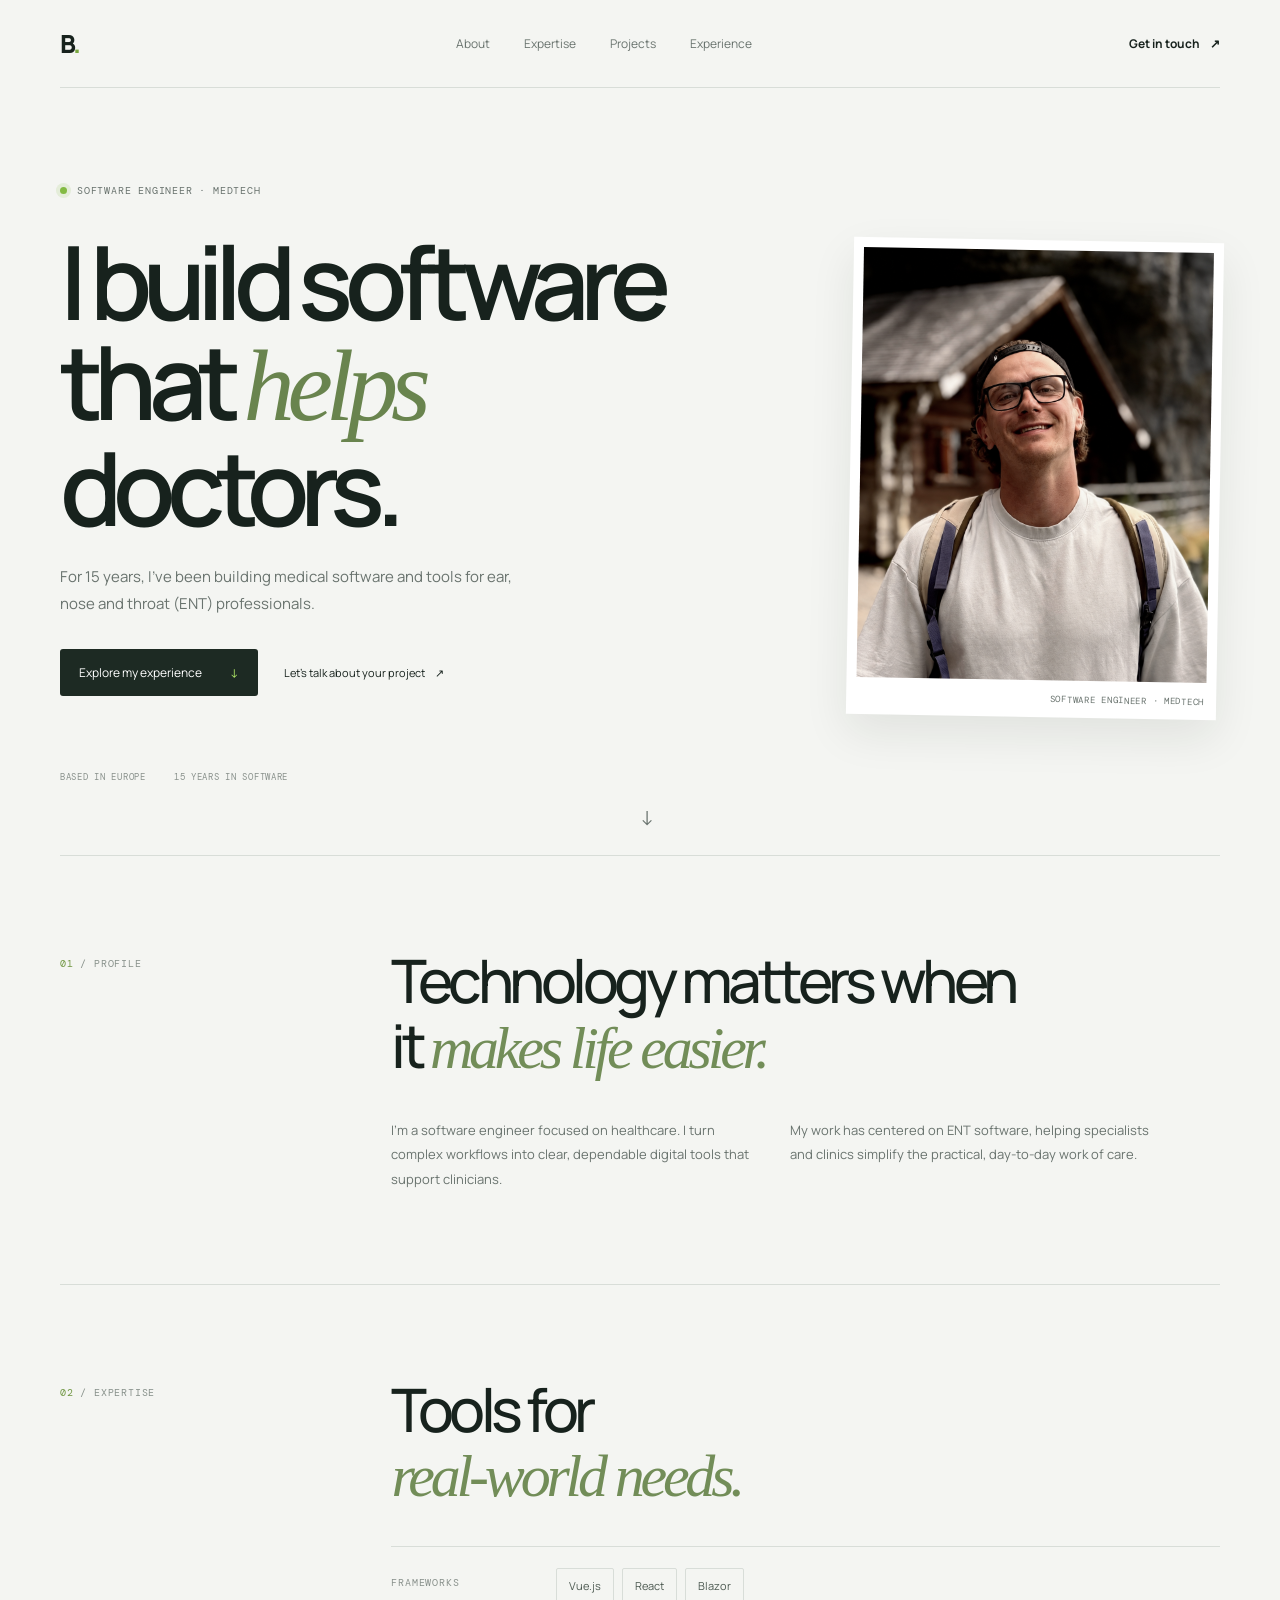
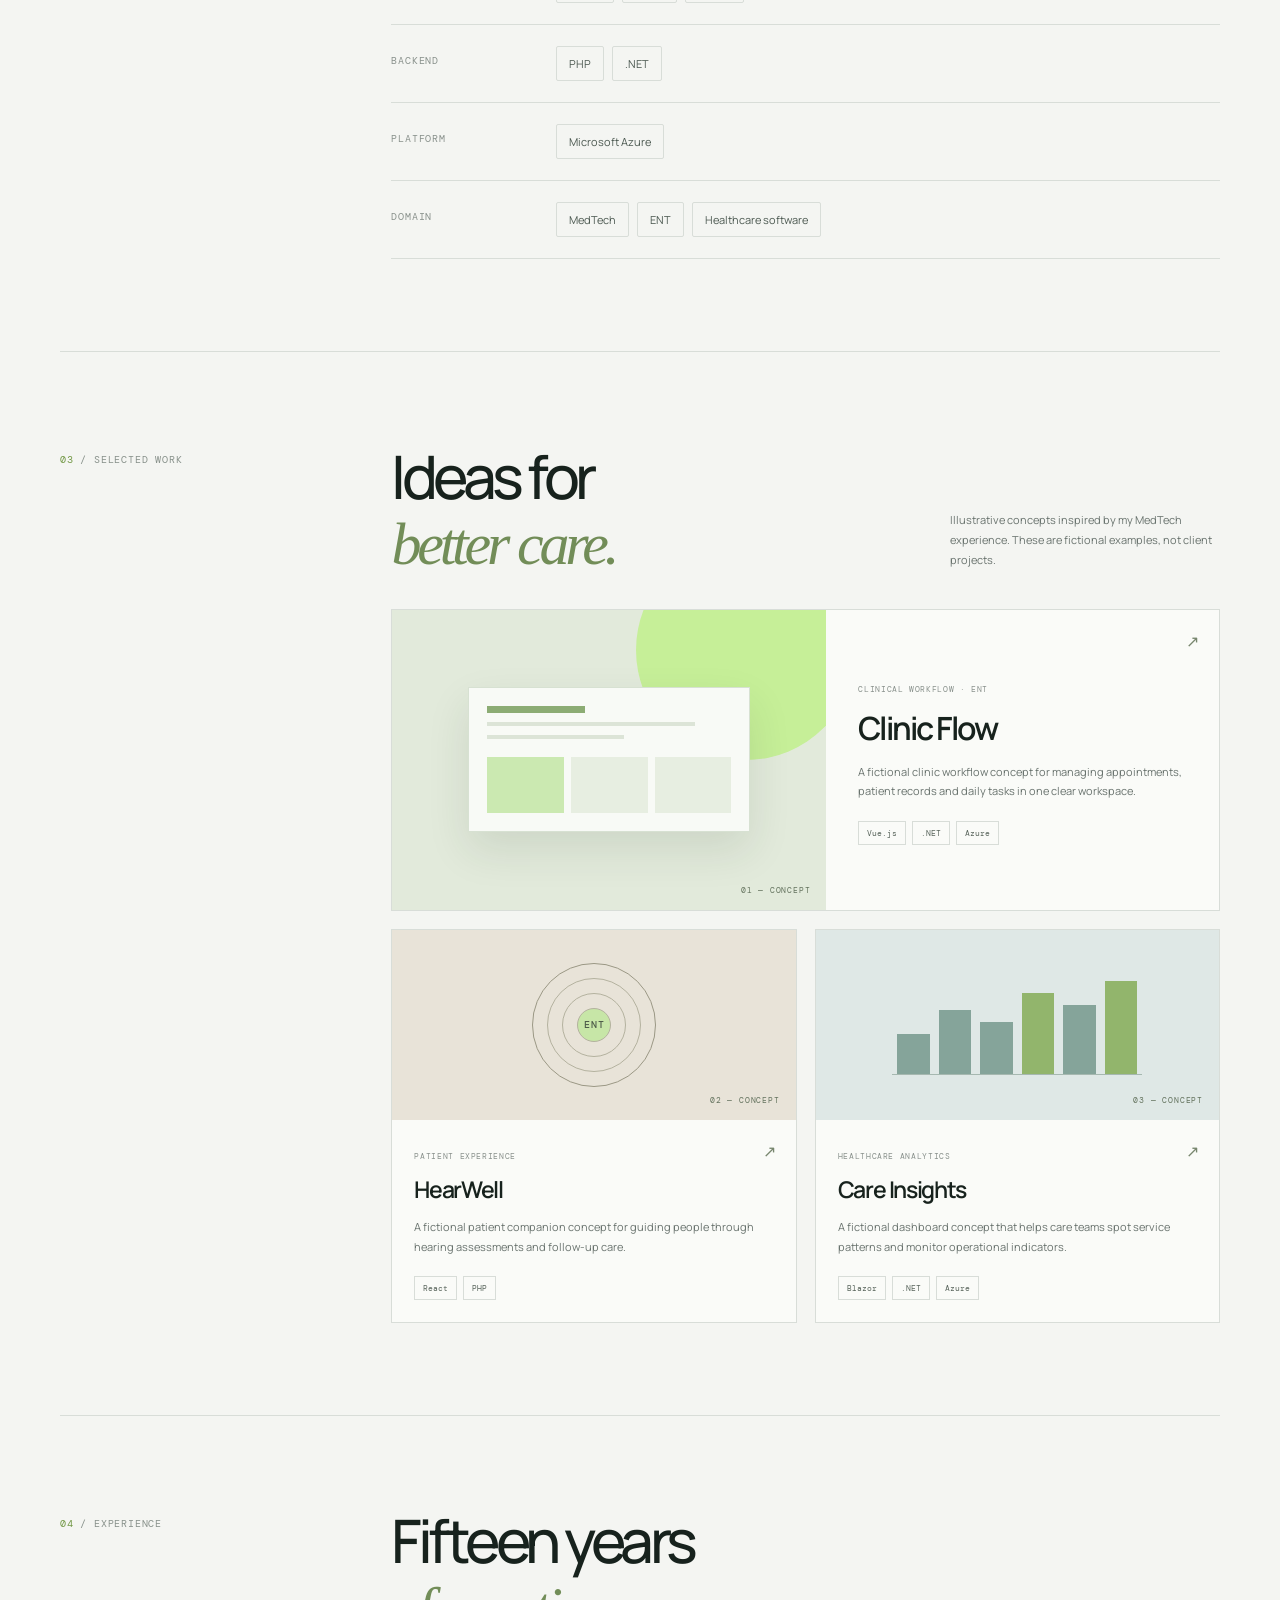
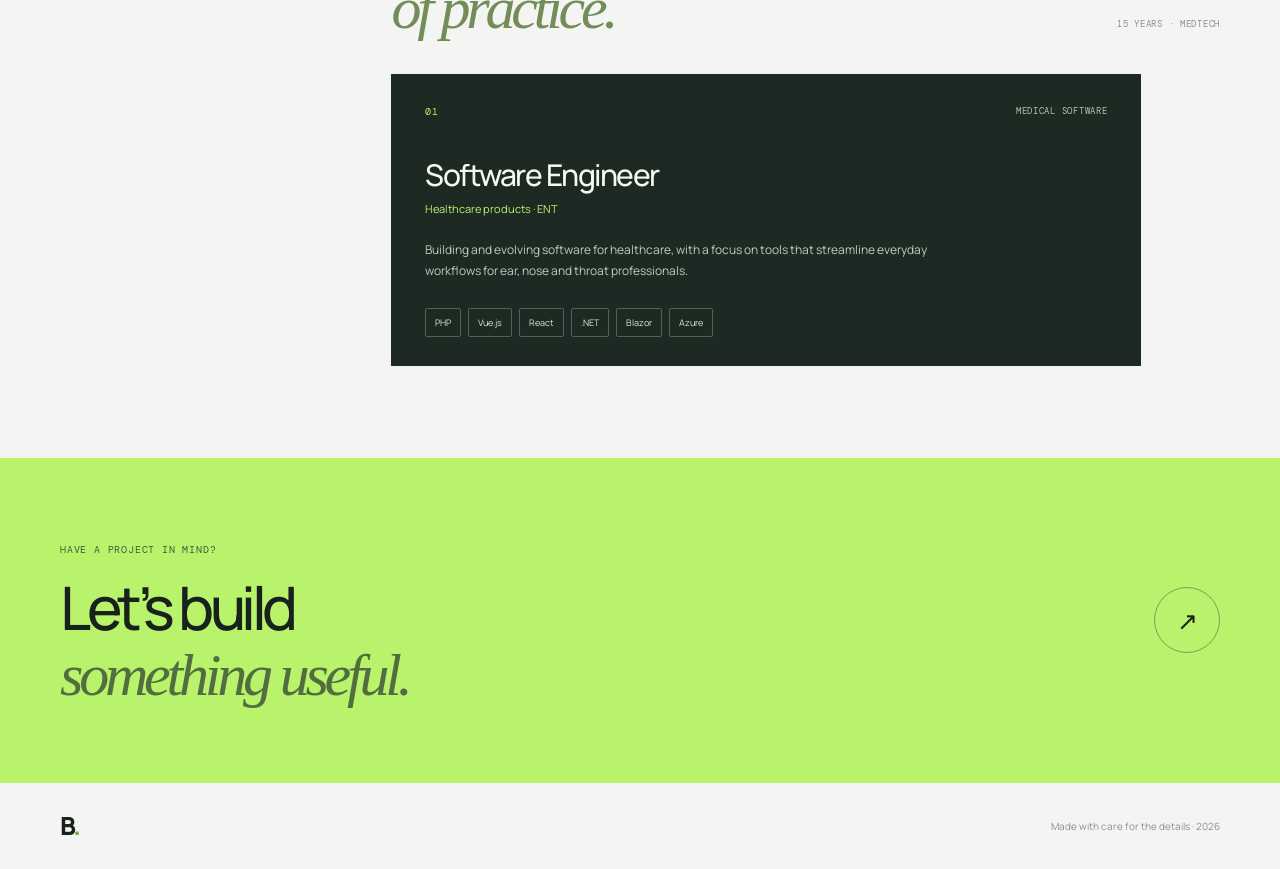
<file: index.html>
<!doctype html>
<html lang="en">
<head>
  <meta charset="utf-8">
  <meta name="viewport" content="width=device-width, initial-scale=1">
  <meta name="theme-color" content="#f4f5f2">
  <meta name="description" content="Boris is a software engineer with 15 years of experience building medical software for ENT professionals.">
  <title>Boris — Software Engineer</title>
  <link rel="preconnect" href="https://fonts.googleapis.com">
  <link rel="preconnect" href="https://fonts.gstatic.com" crossorigin>
  <link href="https://fonts.googleapis.com/css2?family=DM+Mono:wght@400;500&family=Manrope:wght@400;500;600;700;800&display=swap" rel="stylesheet">
  <link rel="stylesheet" href="cv.css">
  <script src="cv.js" defer></script>
</head>
<body>
  <header class="topbar wrap">
    <a class="wordmark" href="#home" aria-label="Home">B<span>.</span></a>
    <nav aria-label="Main navigation">
      <a href="#about">About</a><a href="#expertise">Expertise</a><a href="#projects">Projects</a><a href="#experience">Experience</a>
    </nav>
    <a class="top-contact" href="#contact">Get in touch <span>↗</span></a>
  </header>

  <main>
    <section class="hero wrap" id="home">
      <div class="hero-copy">
        <p class="eyebrow"><span class="status-dot"></span> SOFTWARE ENGINEER · MEDTECH</p>
        <h1>I build software<br>that <em>helps</em><br>doctors.</h1>
        <p class="hero-intro">For 15 years, I’ve been building medical software and tools for ear, nose and throat (ENT) professionals.</p>
        <div class="hero-actions"><a class="button" href="#experience">Explore my experience <span>↓</span></a><a class="text-link" href="#contact">Let’s talk about your project <span>↗</span></a></div>
        <div class="hero-meta"><span>BASED IN EUROPE</span><span>15 YEARS IN SOFTWARE</span></div>
      </div>
      <div class="portrait-card">
        <img class="portrait-photo" src="assets/portrait.png" alt="Boris, software engineer">
        <p class="photo-note">Software engineer · MedTech</p>
      </div>
      <a class="scroll-cue" href="#about" aria-label="Scroll down">↓</a>
    </section>

    <section class="about section wrap" id="about">
      <div class="section-label"><span>01</span> / PROFILE</div>
      <div class="about-content"><h2>Technology matters when<br>it <em>makes life easier.</em></h2><div class="about-columns"><p>I’m a software engineer focused on healthcare. I turn complex workflows into clear, dependable digital tools that support clinicians.</p><p>My work has centered on ENT software, helping specialists and clinics simplify the practical, day-to-day work of care.</p></div></div>
    </section>

    <section class="expertise section wrap" id="expertise">
      <div class="section-label"><span>02</span> / EXPERTISE</div>
      <div class="expertise-content"><h2>Tools for<br><em>real-world needs.</em></h2><div class="skill-groups">
        <div class="skill-group"><span class="group-name">FRAMEWORKS</span><div class="chips"><span>Vue.js</span><span>React</span><span>Blazor</span></div></div>
        <div class="skill-group"><span class="group-name">BACKEND</span><div class="chips"><span>PHP</span><span>.NET</span></div></div>
        <div class="skill-group"><span class="group-name">PLATFORM</span><div class="chips"><span>Microsoft Azure</span></div></div>
        <div class="skill-group"><span class="group-name">DOMAIN</span><div class="chips"><span>MedTech</span><span>ENT</span><span>Healthcare software</span></div></div>
      </div></div>
    </section>

    <section class="projects section wrap" id="projects">
      <div class="section-label"><span>03</span> / SELECTED WORK</div>
      <div class="projects-content">
        <div class="projects-heading"><h2>Ideas for<br><em>better care.</em></h2><p>Illustrative concepts inspired by my MedTech experience. These are fictional examples, not client projects.</p></div>
        <div class="project-grid">
          <article class="project-card project-card-featured">
            <div class="project-visual visual-clinic"><div class="visual-window"><span class="visual-topline"></span><span class="visual-line"></span><span class="visual-line short"></span><div class="visual-panel"><i></i><i></i><i></i></div></div><span class="visual-label">01 — CONCEPT</span></div>
            <div class="project-info"><div><span class="project-type">CLINICAL WORKFLOW · ENT</span><h3>Clinic Flow</h3></div><span class="project-arrow">↗</span><p>A fictional clinic workflow concept for managing appointments, patient records and daily tasks in one clear workspace.</p><div class="project-tags"><span>Vue.js</span><span>.NET</span><span>Azure</span></div></div>
          </article>
          <article class="project-card">
            <div class="project-visual visual-audio"><div class="audio-rings"><i></i><i></i><i></i><b>ENT</b></div><span class="visual-label">02 — CONCEPT</span></div>
            <div class="project-info"><div><span class="project-type">PATIENT EXPERIENCE</span><h3>HearWell</h3></div><span class="project-arrow">↗</span><p>A fictional patient companion concept for guiding people through hearing assessments and follow-up care.</p><div class="project-tags"><span>React</span><span>PHP</span></div></div>
          </article>
          <article class="project-card">
            <div class="project-visual visual-insights"><div class="chart-bars"><i></i><i></i><i></i><i></i><i></i><i></i></div><span class="visual-label">03 — CONCEPT</span></div>
            <div class="project-info"><div><span class="project-type">HEALTHCARE ANALYTICS</span><h3>Care Insights</h3></div><span class="project-arrow">↗</span><p>A fictional dashboard concept that helps care teams spot service patterns and monitor operational indicators.</p><div class="project-tags"><span>Blazor</span><span>.NET</span><span>Azure</span></div></div>
          </article>
        </div>
      </div>
    </section>

    <section class="experience section wrap" id="experience">
      <div class="section-label"><span>04</span> / EXPERIENCE</div>
      <div class="experience-content"><div class="experience-heading"><h2>Fifteen years<br><em>of practice.</em></h2><span class="since">15 YEARS · MEDTECH</span></div><article class="experience-card"><div class="card-top"><span class="card-number">01</span><span class="card-tag">MEDICAL SOFTWARE</span></div><h3>Software Engineer</h3><p class="card-focus">Healthcare products · ENT</p><p>Building and evolving software for healthcare, with a focus on tools that streamline everyday workflows for ear, nose and throat professionals.</p><div class="card-skills"><span>PHP</span><span>Vue.js</span><span>React</span><span>.NET</span><span>Blazor</span><span>Azure</span></div></article></div>
    </section>

    <section class="contact-section" id="contact"><div class="wrap contact-inner"><div><p class="eyebrow">HAVE A PROJECT IN MIND?</p><h2>Let’s build<br><em>something useful.</em></h2></div><span class="contact-button" aria-hidden="true">↗</span></div></section>
  </main>
  <footer class="footer wrap"><a class="wordmark" href="#home">B<span>.</span></a><span>Made with care for the details · <span id="year"></span></span></footer>
</body>
</html>
</file>
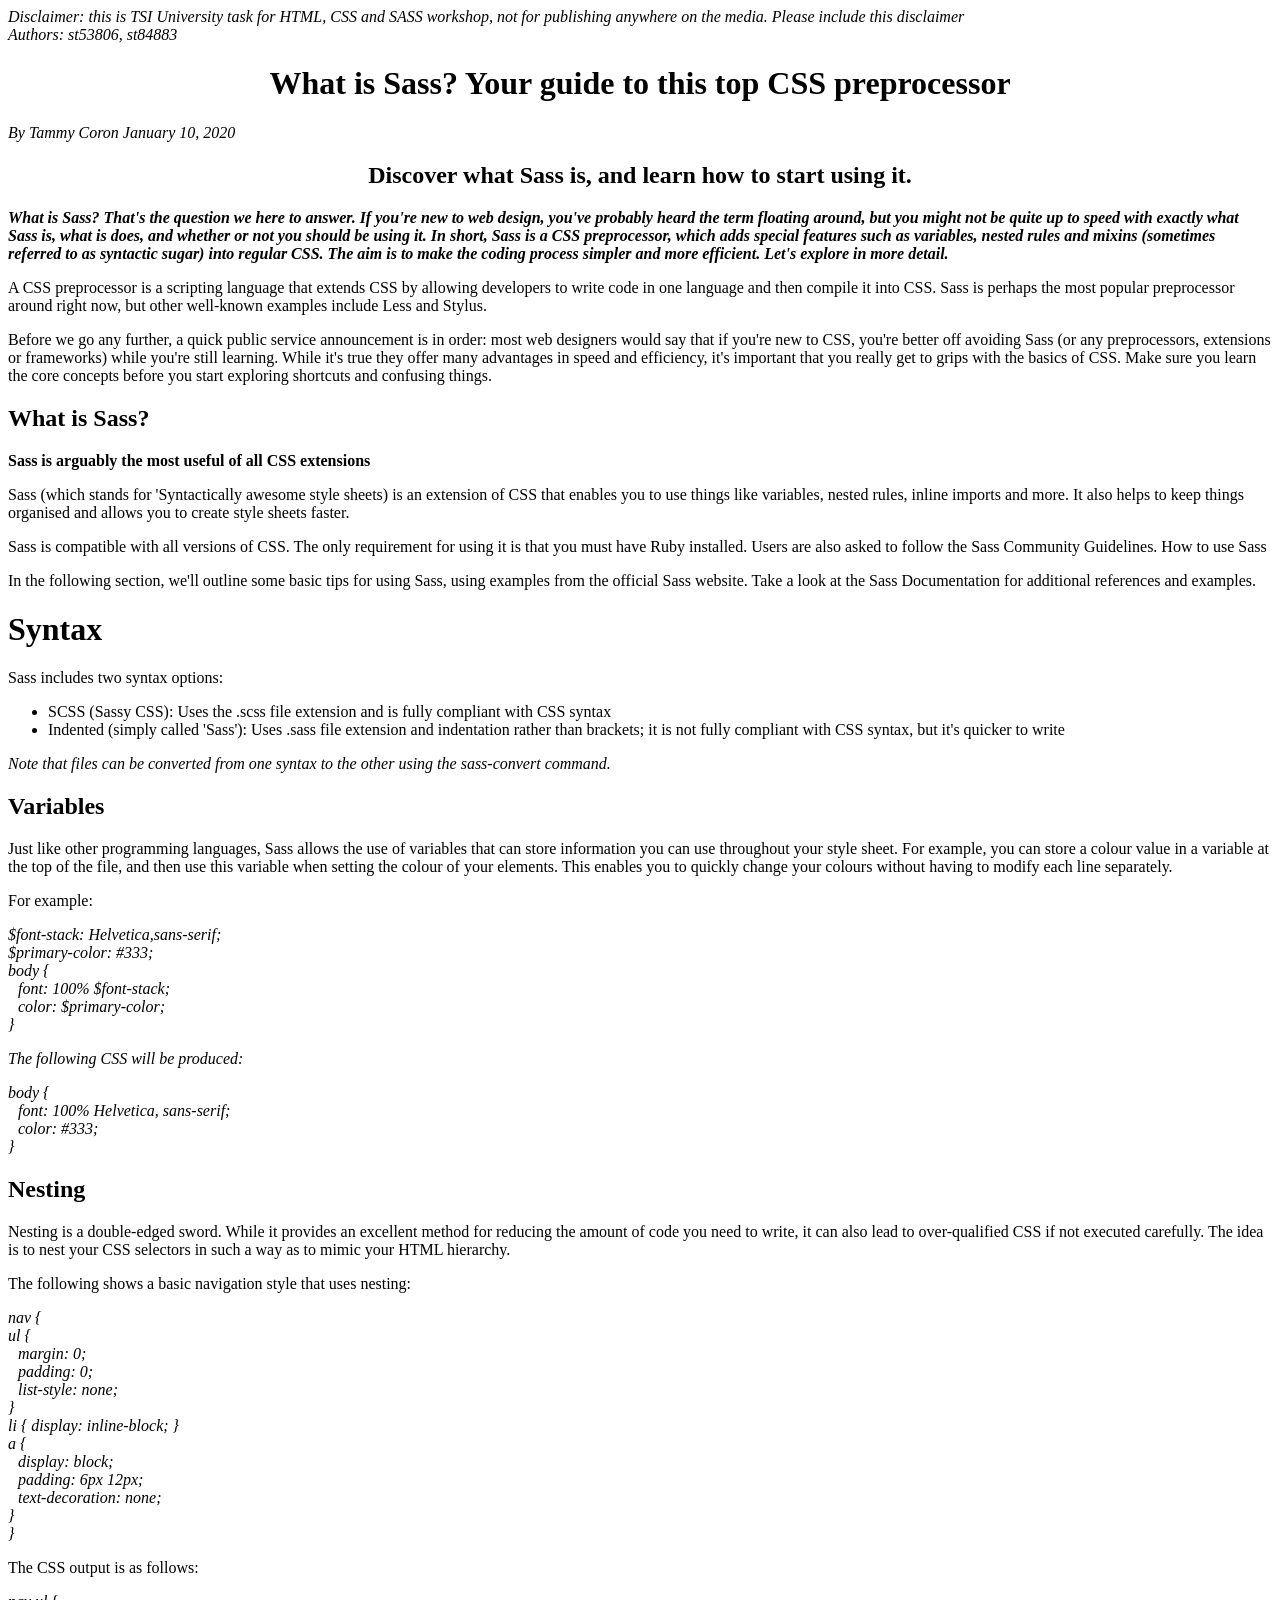
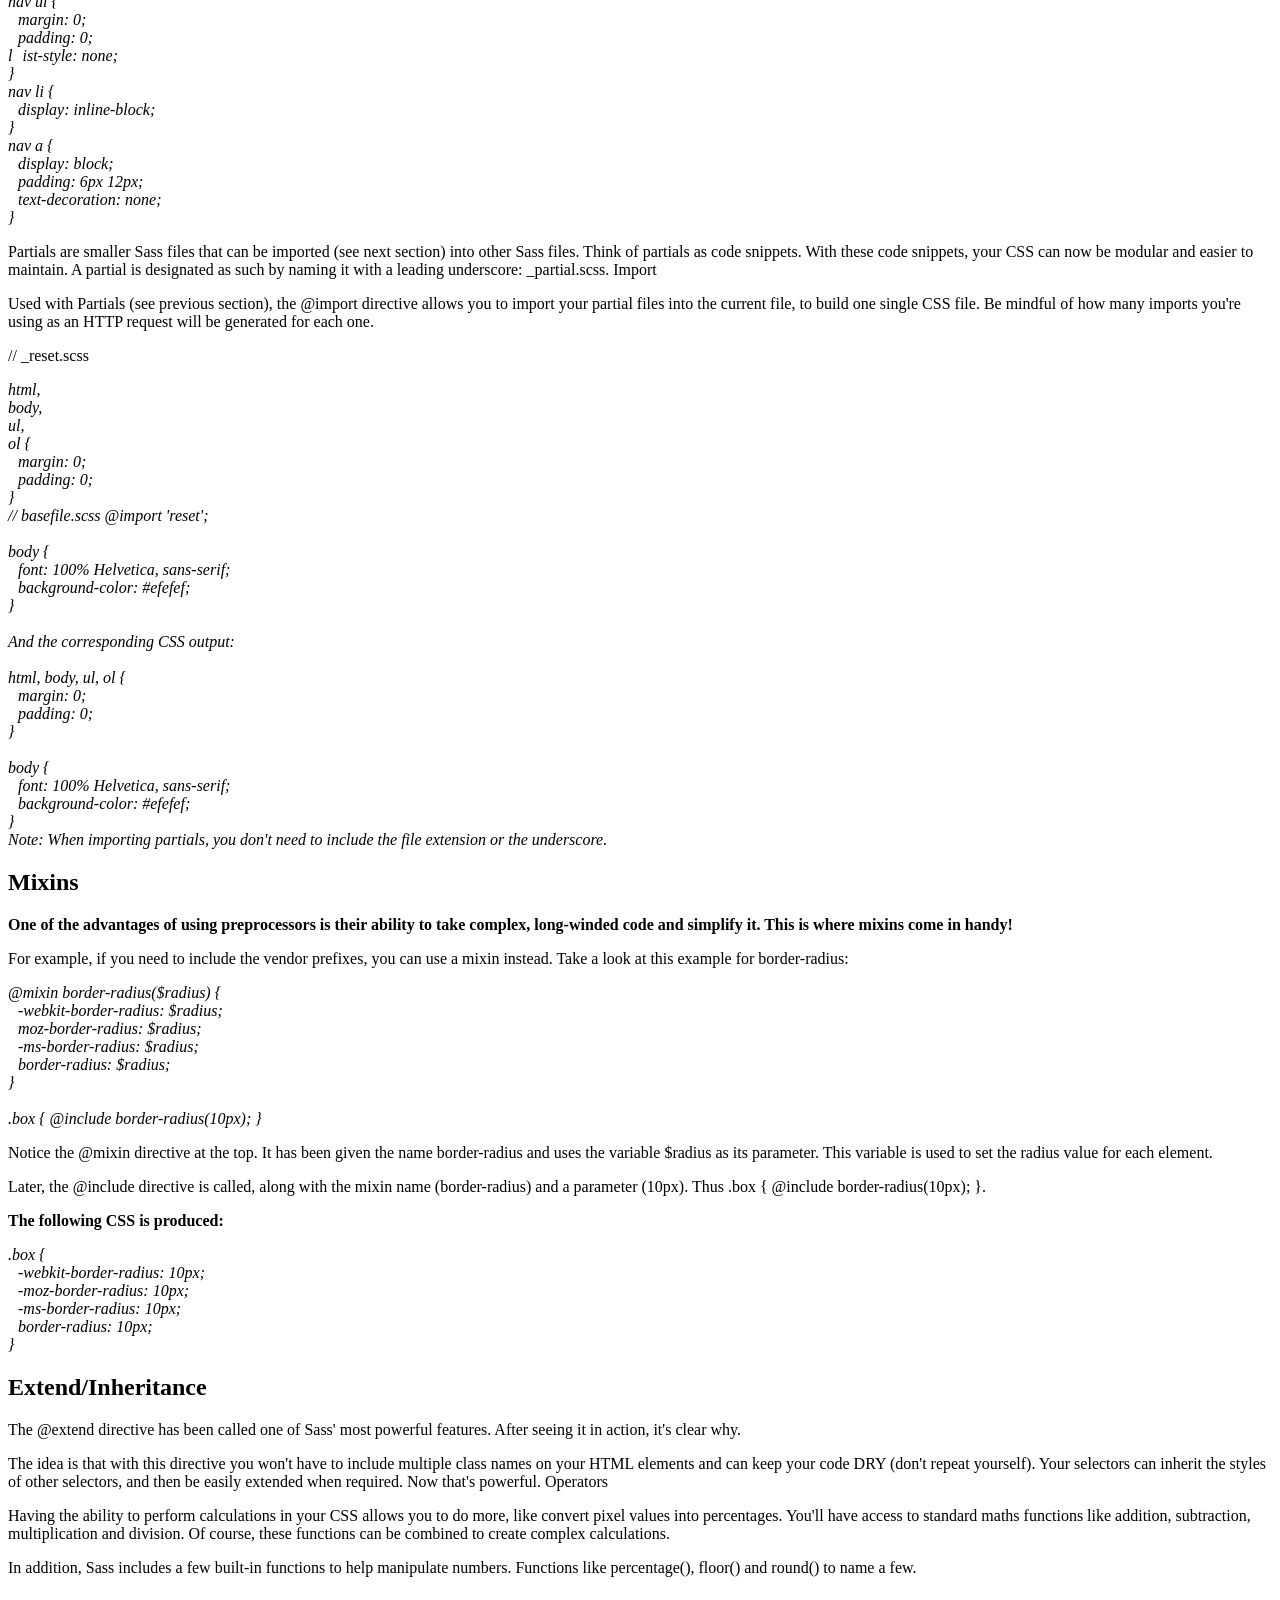
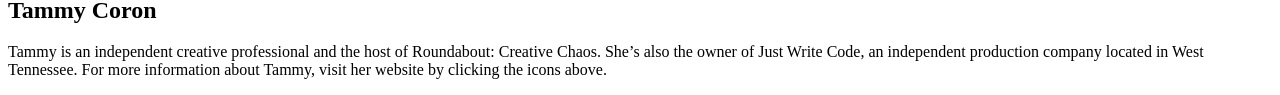
<file: warmup.html>
<html>
    <head>
        <link type="text/css" rel="stylesheet" href="./style.css">
    </head>
    <body>
        <i>Disclaimer: this is TSI University task for HTML, CSS and SASS workshop, not for publishing anywhere on the media. Please include this disclaimer</i><br />
        <i>Authors: st53806, st84883</i>
        <h1 class="text-center">What is Sass? Your guide to this top CSS preprocessor</h1>
        <i>By Tammy Coron January 10, 2020</i>
        <h2 class="text-center">Discover what Sass is, and learn how to start using it.</h2>
        <p><i><b>What is Sass? That's the question we here to answer. If you're new to web design, you've probably heard the term floating around, but you might not be quite up to speed with exactly what Sass is, what is does, and whether or not you should be using it. In short, Sass is a CSS preprocessor, which adds special features such as variables, nested rules and mixins (sometimes referred to as syntactic sugar) into regular CSS. The aim is to make the coding process simpler and more efficient. Let's explore in more detail. </i></b></p>
        <p>A CSS preprocessor is a scripting language that extends CSS by allowing developers to write code in one language and then compile it into CSS. Sass is perhaps the most popular preprocessor around right now, but other well-known examples include Less and Stylus.</p>
        <p>Before we go any further, a quick public service announcement is in order: most web designers would say that if you're new to CSS, you're better off avoiding Sass (or any preprocessors, extensions or frameworks) while you're still learning. While it's true they offer many advantages in speed and efficiency, it's important that you really get to grips with the basics of CSS. Make sure you learn the core concepts before you start exploring shortcuts and confusing things.</p>
        <h2>What is Sass?</h2>
        <b>Sass is arguably the most useful of all CSS extensions</b>
        <p>Sass (which stands for 'Syntactically awesome style sheets) is an extension of CSS that enables you to use things like variables, nested rules, inline imports and more. It also helps to keep things organised and allows you to create style sheets faster.</p>
        <p>Sass is compatible with all versions of CSS. The only requirement for using it is that you must have Ruby installed. Users are also asked to follow the Sass Community Guidelines.
How to use Sass</p>
        <p>In the following section, we'll outline some basic tips for using Sass, using examples from the official Sass website. Take a look at the Sass Documentation for additional references and examples.</p>
        <h1>Syntax</h1>
        <p>Sass includes two syntax options:</p>
        <ul>
            <li>SCSS (Sassy CSS): Uses the .scss file extension and is fully compliant with CSS syntax</li>
            <li>Indented (simply called 'Sass'): Uses .sass file extension and indentation rather than brackets; it is not fully compliant with CSS syntax, but it's quicker to write</li>
        </ul>
        <i>Note that files can be converted from one syntax to the other using the sass-convert command.</i>
        <h2>Variables</h2>
        <p>Just like other programming languages, Sass allows the use of variables that can store information you can use throughout your style sheet. For example, you can store a colour value in a variable at the top of the file, and then use this variable when setting the colour of your elements. This enables you to quickly change your colours without having to modify each line separately.
        </p>
        <p>For example:</p>
        <i>
            $font-stack:    Helvetica,sans-serif;<br />
            $primary-color: #333;<br />

            body {<br />
            <span class="pl-1">font: 100% $font-stack;</span><br />
            <span class="pl-1">color: $primary-color;</span><br />
            }

            <p>The following CSS will be produced:</p>

            body {<br />
            <span class="pl-1">font: 100% Helvetica, sans-serif;</span><br />
            <span class="pl-1">color: #333;</span><br />
            }
        </i>
        <h2>Nesting</h2>
        <p>Nesting is a double-edged sword. While it provides an excellent method for reducing the amount of code you need to write, it can also lead to over-qualified CSS if not executed carefully. The idea is to nest your CSS selectors in such a way as to mimic your HTML hierarchy.</p>
        <p>The following shows a basic navigation style that uses nesting:</p>
        <i>
            nav {<br />
                ul {<br />
                    <span class="pl-1">margin: 0;</span><br />
                    <span class="pl-1">padding: 0;</span><br />
                    <span class="pl-1">list-style: none;</span><br />
                }<br />

                li { display: inline-block; }<br />

                a {<br />
                    <span class="pl-1">display: block;</span><br />
                    <span class="pl-1">padding: 6px 12px;</span><br />
                    <span class="pl-1">text-decoration: none;</span><br />
                }<br />
            }
        </i>
        <p>The CSS output is as follows:</p>
        <i>nav ul {<br />
            <span class="pl-1">margin: 0;</span><br />
            <span class="pl-1">padding: 0;</span><br />
            l<span class="pl-1">ist-style: none;</span><br />
        }<br />

        nav li {<br />
            <span class="pl-1">display: inline-block;</span><br />
        }<br />

        nav a {<br />
            <span class="pl-1">display: block;</span><br />
            <span class="pl-1">padding: 6px 12px;</span><br />
            <span class="pl-1">text-decoration: none;</span><br />
        }
        </i>

        <p>Partials are smaller Sass files that can be imported (see next section) into other Sass files. Think of partials as code snippets. With these code snippets, your CSS can now be modular and easier to maintain. A partial is designated as such by naming it with a leading underscore: _partial.scss.
Import</p>

<p>Used with Partials (see previous section), the @import directive allows you to import your partial files into the current file, to build one single CSS file. Be mindful of how many imports you're using as an HTTP request will be generated for each one.</p>

<p>// _reset.scss</p>

<i>html,<br />
body,<br />
ul,<br />
ol {<br />
    <span class="pl-1">margin: 0;</span><br />
    <span class="pl-1">padding: 0;</span><br />
}<br /></i>

<i>// basefile.scss

@import 'reset';<br /><br />

body {<br />
  <span class="pl-1">font: 100% Helvetica, sans-serif;</span><br />
  <span class="pl-1">background-color: #efefef;</span><br />
}<br /><br />

And the corresponding CSS output:<br /><br />

html, body, ul, ol {<br />
  <span class="pl-1">margin: 0;</span><br />
  <span class="pl-1">padding: 0;</span><br />
}<br /><br />

body {<br />
  <span class="pl-1">font: 100% Helvetica, sans-serif;</span><br />
  <span class="pl-1">background-color: #efefef;</span><br />
}<br />

Note: When importing partials, you don't need to include the file extension or the underscore.
</i>
<h2>Mixins</h2>
<p><b>One of the advantages of using preprocessors is their ability to take complex, long-winded code and simplify it. This is where mixins come in handy!</b></p>

<p>For example, if you need to include the vendor prefixes, you can use a mixin instead. Take a look at this example for border-radius:</p>

<i>
@mixin border-radius($radius) {<br />
    <span class="pl-1">-webkit-border-radius: $radius;</span><br />
    <span class="pl-1">moz-border-radius: $radius;</span><br />
    <span class="pl-1">-ms-border-radius: $radius;</span><br />
    <span class="pl-1">border-radius: $radius;</span><br />
}<br /><br />

.box { @include border-radius(10px); }
</i>

<p>Notice the @mixin directive at the top. It has been given the name border-radius and uses the variable $radius as its parameter. This variable is used to set the radius value for each element.</p>

<p>Later, the @include directive is called, along with the mixin name (border-radius) and a parameter (10px). Thus .box { @include border-radius(10px); }.</p>

<p><b>The following CSS is produced:</b></p>

<i>
.box {<br />
    <span class="pl-1">-webkit-border-radius: 10px;</span><br />
    <span class="pl-1">-moz-border-radius: 10px;</span><br />
    <span class="pl-1">-ms-border-radius: 10px;</span><br />
    <span class="pl-1">border-radius: 10px;</span><br />
}
</i>

<h2>Extend/Inheritance</h2>

<p>The @extend directive has been called one of Sass' most powerful features. After seeing it in action, it's clear why.</p>

<p>The idea is that with this directive you won't have to include multiple class names on your HTML elements and can keep your code DRY (don't repeat yourself). Your selectors can inherit the styles of other selectors, and then be easily extended when required. Now that's powerful.
Operators</p>

<p>Having the ability to perform calculations in your CSS allows you to do more, like convert pixel values into percentages. You'll have access to standard maths functions like addition, subtraction, multiplication and division. Of course, these functions can be combined to create complex calculations.</p>

<p>In addition, Sass includes a few built-in functions to help manipulate numbers. Functions like percentage(), floor() and round() to name a few.</p>

<h2>Tammy Coron</h2>

<p>Tammy is an independent creative professional and the host of Roundabout: Creative Chaos. She’s also the owner of Just Write Code, an independent production company located in West Tennessee. For more information about Tammy, visit her website by clicking the icons above. </p>
    </body>
</html>
</file>
<file: cv.css>
:root {
  --paper: #f4f5f2;
  --ink: #17221d;
  --muted: #69736e;
  --line: #d8ddd8;
  --green: #b8f36b;
  --dark: #1d2a23;
  --mono: 'DM Mono', monospace;
  --sans: 'Manrope', sans-serif;
}

* { box-sizing: border-box; }
html { scroll-behavior: smooth; }
body { margin: 0; background: var(--paper); color: var(--ink); font-family: var(--sans); -webkit-font-smoothing: antialiased; }
.wrap { width: min(1160px, calc(100% - 72px)); margin-inline: auto; }
.topbar { height: 88px; display: flex; align-items: center; justify-content: space-between; border-bottom: 1px solid var(--line); }
.wordmark { color: var(--ink); font-size: 25px; font-weight: 800; letter-spacing: -2px; text-decoration: none; }
.wordmark span { color: #79a83f; }
.topbar nav { display: flex; gap: 34px; }
.topbar nav a, .top-contact { color: var(--ink); font-size: 12px; text-decoration: none; white-space: nowrap; }
.topbar nav a { color: var(--muted); transition: color .2s; }
.topbar nav a:hover, .top-contact:hover { color: #699438; }
.top-contact { font-weight: 700; }
.top-contact span, .text-link span { margin-left: 8px; }
.hero { min-height: 650px; padding: 86px 0 72px; display: grid; grid-template-columns: 1.2fr .8fr; align-items: center; position: relative; }
.eyebrow, .section-label, .group-name, .hero-meta, .since, .card-number, .card-tag { font-family: var(--mono); font-size: 10px; letter-spacing: .08em; }
.eyebrow { display: flex; align-items: center; gap: 10px; color: var(--muted); }
.status-dot { width: 7px; height: 7px; border-radius: 50%; background: #83ba43; box-shadow: 0 0 0 4px #83ba4324; }
.hero h1 { margin: 34px 0 26px; font-size: clamp(58px, 8vw, 104px); font-weight: 600; letter-spacing: -.085em; line-height: .98; }
.hero h1 em, h2 em { font-family: Georgia, serif; font-weight: 400; letter-spacing: -.07em; }
.hero h1 em { color: #69844e; }
.hero-intro { max-width: 460px; color: var(--muted); font-size: 15px; line-height: 1.8; }
.hero-actions { display: flex; align-items: center; gap: 26px; margin-top: 32px; }
.button { display: inline-flex; align-items: center; gap: 28px; padding: 15px 19px; border-radius: 3px; background: var(--dark); color: white; font-size: 12px; text-decoration: none; }
.button span { color: var(--green); }
.text-link { color: var(--ink); font-size: 11px; text-decoration: none; }
.hero-meta { display: flex; gap: 28px; margin-top: 75px; color: #89918c; font-size: 9px; }
.portrait-card { justify-self: end; width: min(100%, 370px); padding: 10px 10px 0; transform: rotate(1deg); background: #fff; box-shadow: 0 18px 45px #18221b16; }
.portrait-photo { display: block; width: 100%; height: 430px; object-fit: cover; object-position: center 35%; filter: saturate(.82); }
.photo-note { margin: 0; padding: 13px 2px 12px; color: var(--muted); font-family: var(--mono); font-size: 9px; letter-spacing: .08em; text-align: right; text-transform: uppercase; }
.scroll-cue { position: absolute; bottom: 25px; left: 50%; color: var(--muted); font-size: 20px; text-decoration: none; }
.section { display: grid; grid-template-columns: 1fr 2.5fr; gap: 0; padding: 92px 0; border-top: 1px solid var(--line); }
.section-label { padding-top: 9px; color: #88918b; }
.section-label span { color: #719744; }
.section h2, .contact-inner h2 { margin: 0 0 37px; font-size: clamp(37px, 5vw, 60px); font-weight: 500; letter-spacing: -.075em; line-height: 1.08; }
.section h2 em, .contact-inner h2 em { color: #728d58; }
.about-columns { display: grid; grid-template-columns: 1fr 1fr; gap: 38px; max-width: 760px; }
.about-columns p { margin: 0; color: var(--muted); font-size: 13px; line-height: 1.9; }
.skill-groups { border-top: 1px solid var(--line); }
.skill-group { display: grid; grid-template-columns: 145px 1fr; gap: 20px; padding: 21px 0; border-bottom: 1px solid var(--line); }
.group-name { padding-top: 8px; color: #89918c; }
.chips { display: flex; flex-wrap: wrap; gap: 8px; }
.chips span, .card-skills span { padding: 9px 12px; border: 1px solid var(--line); border-radius: 2px; color: #4c5951; font-size: 11px; }
.experience-heading { display: flex; align-items: flex-end; justify-content: space-between; }
.experience-heading h2 { margin-bottom: 33px; }
.since { padding-bottom: 44px; color: #89918c; font-size: 9px; }
.experience-card { max-width: 750px; padding: 31px 34px 29px; background: var(--dark); color: #f5f7f3; }
.card-top { display: flex; justify-content: space-between; color: #b2c2b4; }
.card-tag { font-size: 9px; }
.card-number { color: var(--green); }
.experience-card h3 { margin: 36px 0 4px; font-size: 30px; font-weight: 500; letter-spacing: -.05em; }
.experience-card p { max-width: 530px; color: #c1cbc3; font-size: 12px; line-height: 1.8; }
.experience-card .card-focus { margin: 0 0 20px; color: var(--green); font-size: 11px; }
.card-skills { display: flex; flex-wrap: wrap; gap: 7px; margin-top: 26px; }
.card-skills span { padding: 7px 9px; border-color: #526157; color: #dce4dc; font-size: 9px; }
.contact-section { padding: 75px 0; background: var(--green); }
.contact-inner { display: flex; align-items: center; justify-content: space-between; }
.contact-inner .eyebrow { color: #485842; }
.contact-inner h2 { margin: 19px 0 0; }
.contact-inner h2 em { color: #526d3f; }
.contact-button { display: grid; width: 66px; height: 66px; flex: none; place-items: center; border: 1px solid #7e9e5e; border-radius: 50%; color: var(--ink); font-size: 25px; }
.footer { display: flex; height: 86px; align-items: center; justify-content: space-between; color: #89918c; font-size: 10px; }
.projects-heading { display: flex; align-items: flex-end; justify-content: space-between; gap: 28px; }
.projects-heading h2 { margin-bottom: 32px; }
.projects-heading > p { max-width: 270px; margin: 0 0 39px; color: var(--muted); font-size: 11px; line-height: 1.8; }
.project-grid { display: grid; grid-template-columns: 1fr 1fr; gap: 18px; }
.project-card { overflow: hidden; border: 1px solid var(--line); background: #fafbf8; }
.project-card-featured { grid-column: 1 / -1; display: grid; grid-template-columns: 1.05fr .95fr; }
.project-visual { position: relative; display: grid; min-height: 190px; overflow: hidden; place-items: center; }
.project-card-featured .project-visual { min-height: 300px; }
.visual-clinic { background: #e2eadb; }
.visual-clinic::before { position: absolute; top: -70px; right: -30px; width: 220px; height: 220px; border-radius: 50%; background: #c6ef98; content: ""; }
.visual-window { z-index: 1; width: 65%; padding: 18px; border: 1px solid #d7e1d2; background: #f8faf6; box-shadow: 0 18px 40px #263b251c; }
.visual-topline, .visual-line { display: block; height: 7px; margin-bottom: 9px; background: #dce4d7; }
.visual-topline { width: 40%; background: #8cac74; }
.visual-line { width: 85%; height: 4px; }
.visual-line.short { width: 56%; }
.visual-panel { display: flex; gap: 7px; margin-top: 18px; }
.visual-panel i { display: block; width: 33.333%; height: 56px; background: #e7eee1; }
.visual-panel i:first-child { background: #cbe9b1; }
.visual-label { position: absolute; right: 16px; bottom: 15px; z-index: 2; color: #63725d; font-family: var(--mono); font-size: 8px; letter-spacing: .1em; }
.project-info { position: relative; padding: 22px; }
.project-card-featured .project-info { display: flex; flex-direction: column; justify-content: center; padding: 32px; }
.project-type { color: #89918c; font-family: var(--mono); font-size: 8px; letter-spacing: .08em; }
.project-info h3 { margin: 9px 0 12px; font-size: 23px; font-weight: 600; letter-spacing: -.06em; }
.project-card-featured .project-info h3 { font-size: 32px; }
.project-info p { margin: 0; color: var(--muted); font-size: 11px; line-height: 1.8; }
.project-arrow { position: absolute; top: 20px; right: 20px; color: #77866e; font-size: 16px; }
.project-tags { display: flex; flex-wrap: wrap; gap: 6px; margin-top: 20px; }
.project-tags span { padding: 6px 8px; border: 1px solid var(--line); color: #58645b; font-family: var(--mono); font-size: 8px; }
.visual-audio { background: #e8e3d8; }
.audio-rings { position: relative; display: grid; width: 124px; height: 124px; place-items: center; border: 1px solid #9b9885; border-radius: 50%; color: #4e5c4a; }
.audio-rings i { position: absolute; inset: 14px; border: 1px solid #b4b29f; border-radius: 50%; }
.audio-rings i:nth-child(2) { inset: 29px; }
.audio-rings i:nth-child(3) { inset: 44px; background: #c7e6a7; }
.audio-rings b { z-index: 1; font-family: var(--mono); font-size: 10px; font-weight: 500; letter-spacing: .1em; }
.visual-insights { background: #dfe8e6; }
.chart-bars { display: flex; width: 62%; height: 100px; align-items: end; justify-content: center; gap: 9px; border-bottom: 1px solid #a6b8b0; }
.chart-bars i { width: 13%; height: 40%; background: #85a49a; }
.chart-bars i:nth-child(2) { height: 65%; }
.chart-bars i:nth-child(3) { height: 52%; }
.chart-bars i:nth-child(4) { height: 82%; background: #92b56c; }
.chart-bars i:nth-child(5) { height: 70%; }
.chart-bars i:nth-child(6) { height: 94%; background: #92b56c; }
.reveal { opacity: 0; transform: translateY(18px); transition: opacity .7s ease, transform .7s ease; }
.reveal.is-visible { opacity: 1; transform: none; }

@media (max-width: 760px) {
  .wrap { width: min(100% - 40px, 560px); }
  .topbar { height: 72px; }
  .topbar nav { gap: 15px; }
  .topbar nav a, .top-contact { font-size: 10px; }
  .hero { grid-template-columns: 1fr; gap: 35px; padding: 58px 0 76px; }
  .hero h1 { font-size: clamp(58px, 15vw, 86px); }
  .hero-meta { margin-top: 45px; }
  .portrait-card { justify-self: center; width: min(82%, 350px); }
  .portrait-photo { height: 420px; }
  .scroll-cue { display: none; }
  .section { grid-template-columns: 1fr; gap: 30px; padding: 65px 0; }
  .section-label { padding: 0; }
  .section h2, .contact-inner h2 { font-size: 43px; }
  .projects-heading { display: block; }
  .projects-heading > p { margin: -16px 0 25px; }
  .project-card-featured { display: block; }
  .project-card-featured .project-visual { min-height: 240px; }
  .project-card-featured .project-info { padding: 22px; }
  .about-columns { gap: 20px; }
  .skill-group { grid-template-columns: 110px 1fr; gap: 12px; }
  .experience-heading { display: block; }
  .since { display: block; padding: 0 0 25px; }
  .experience-card { padding: 25px 22px; }
  .contact-section { padding: 57px 0; }
  .contact-button { width: 54px; height: 54px; margin-left: 16px; }
  .footer { min-height: 80px; height: auto; flex-wrap: wrap; gap: 12px; padding: 18px 0; }
}

@media (max-width: 430px) {
  .topbar nav { gap: 10px; }
  .topbar nav a { font-size: 9px; }
  .top-contact { font-size: 0; }
  .top-contact span { font-size: 17px; }
  .hero-actions { align-items: flex-start; flex-direction: column; gap: 18px; }
  .hero-meta { gap: 15px; font-size: 8px; }
  .about-columns { grid-template-columns: 1fr; }
  .project-grid { grid-template-columns: 1fr; }
  .project-card-featured { grid-column: auto; }
  .contact-inner h2 { font-size: 35px; }
}
</file>
<file: style.css>
.text-center {
    text-align: center;
}

.pl-1 {
    padding-left: 10px;
}
</file>
